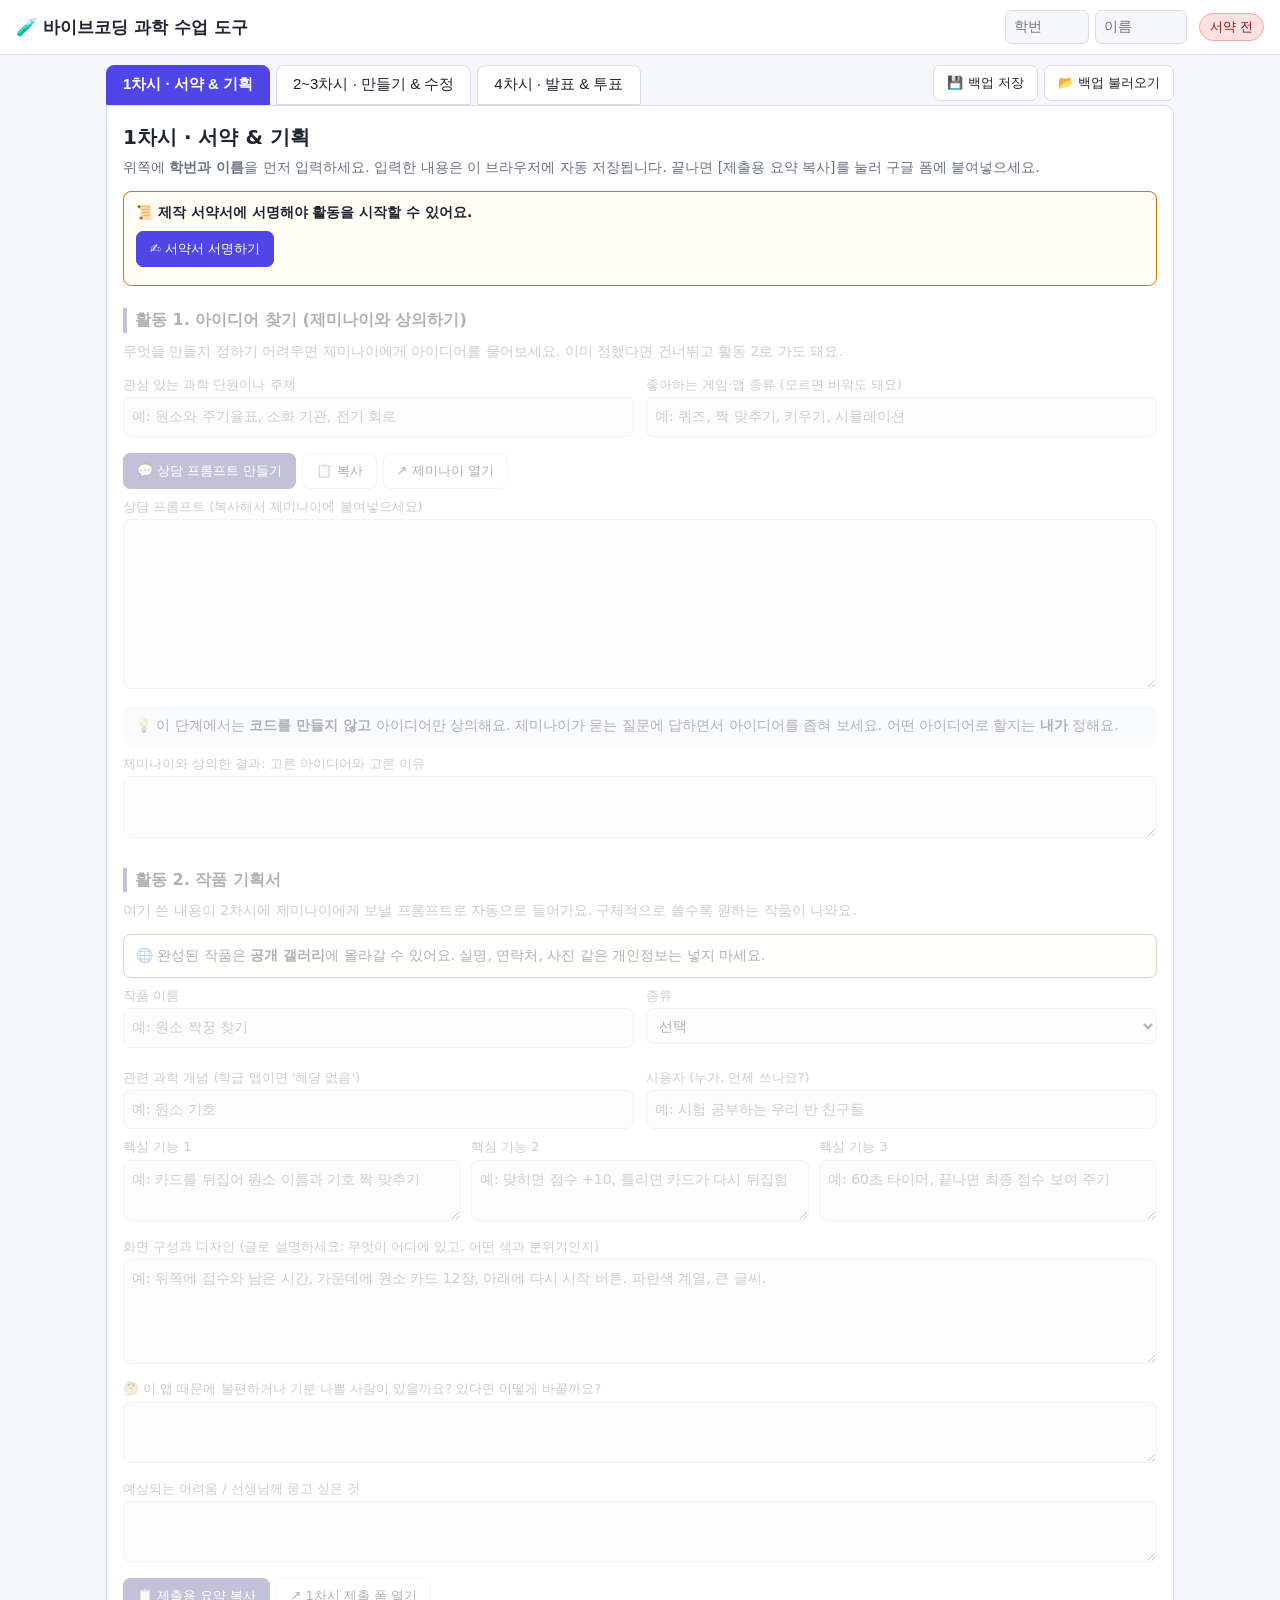
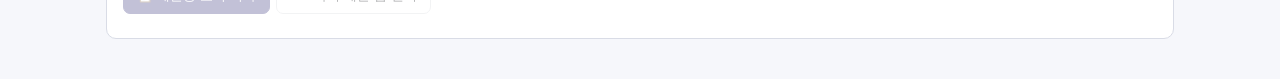
<file: site/index.html>
<!DOCTYPE html>
<html lang="ko">
<head>
<meta charset="UTF-8">
<meta name="viewport" content="width=device-width, initial-scale=1">
<meta name="robots" content="noindex">
<title>바이브코딩 과학 수업 도구</title>
<style>
:root{--bg:#f6f7fb;--card:#fff;--tx:#1f2430;--mut:#6b7280;--pri:#4f46e5;--pri2:#eef2ff;--bd:#d9dce6;--ok:#16a34a;--warn:#d97706;--bad:#dc2626}
@media (prefers-color-scheme:dark){:root{--bg:#14161c;--card:#1e222b;--tx:#e8eaf0;--mut:#9aa3b2;--pri:#818cf8;--pri2:#262a45;--bd:#343a48}}
*{box-sizing:border-box}
[hidden]{display:none!important}
body{margin:0;font-family:"Noto Sans KR","Malgun Gothic",system-ui,sans-serif;background:var(--bg);color:var(--tx);line-height:1.55;word-break:keep-all}
header{background:var(--card);border-bottom:1px solid var(--bd);padding:10px 16px;display:flex;flex-wrap:wrap;gap:8px;align-items:center;position:sticky;top:0;z-index:5}
header h1{font-size:17px;margin:0 auto 0 0}
.who{display:flex;align-items:center;gap:6px;flex-wrap:nowrap}
header input[type=text]{width:84px;padding:5px 8px}
#sname{width:92px}
.who #idinfo{white-space:nowrap}
.bk{margin-left:auto;display:flex;gap:6px;align-items:center;padding-bottom:4px;flex-wrap:wrap}
nav .bk .btn{font-size:13px}
@media(max-width:620px){.who{flex-wrap:wrap;width:100%}header h1{width:100%}}
#idinfo{font-size:13px;color:var(--mut)}#idinfo.err{color:var(--bad)}
.chip{font-size:13px;padding:3px 10px;border-radius:99px;border:1px solid var(--bd)}
.chip.ok{background:#dcfce7;color:#166534;border-color:#86efac}.chip.no{background:#fee2e2;color:#991b1b;border-color:#fca5a5}
nav{display:flex;gap:6px;padding:10px 16px 0;flex-wrap:wrap;max-width:1100px;margin:0 auto}
nav button{border:1px solid var(--bd);background:var(--card);color:var(--tx);padding:9px 16px;border-radius:8px 8px 0 0;font-size:15px;cursor:pointer}
nav button.on{background:var(--pri);color:#fff;border-color:var(--pri);font-weight:700}
main{padding:0 16px 40px;max-width:1100px;margin:0 auto}
section.tab{display:none;background:var(--card);border:1px solid var(--bd);border-radius:0 10px 10px 10px;padding:16px}
section.tab.on{display:block}
.galbox{border:1px solid var(--bd);border-radius:10px;overflow:hidden;margin:6px 0 16px;background:#fff}
.galbox iframe{display:block;width:100%;height:min(78vh,720px);min-height:480px;border:0}
h2{margin:0 0 4px;font-size:20px}h3{margin:22px 0 8px;font-size:16px;border-left:4px solid var(--pri);padding-left:8px}
.sub{color:var(--mut);font-size:14px;margin:0 0 12px}
.btn{border:1px solid var(--bd);background:var(--card);color:var(--tx);padding:7px 13px;border-radius:7px;cursor:pointer;font:inherit;font-size:13px;display:inline-block;text-decoration:none}
.btn:hover{background:var(--pri2)}.btn.p{background:var(--pri);color:#fff;border-color:var(--pri)}.btn.p:hover{opacity:.9}
.btn[disabled],.btn.off{opacity:.45;pointer-events:none}
input[type=text],textarea,select{width:100%;padding:8px;border:1px solid var(--bd);border-radius:7px;background:var(--bg);color:var(--tx);font:inherit;font-size:14px}
textarea{resize:vertical;min-height:60px}
.plan{border:1px solid var(--bd);border-radius:8px;margin:12px 0;overflow:hidden}
.plan h4{margin:0;padding:8px 12px;background:var(--pri2);font-size:14px;display:flex;justify-content:space-between;gap:8px;flex-wrap:wrap;align-items:center}
.plan dl{margin:0;padding:6px 12px 10px;display:grid;grid-template-columns:max-content 1fr;gap:4px 12px;font-size:14px}
.plan dt{color:var(--mut)}.plan dd{margin:0;white-space:pre-wrap;min-width:0}.plan dd.miss{color:var(--bad)}
.plan .go{font-size:13px;font-weight:400;color:var(--pri);background:none;border:0;cursor:pointer;text-decoration:underline;padding:0}
@media(max-width:560px){.plan dl{grid-template-columns:1fr}.plan dd{margin-bottom:6px}}
.g2{display:grid;grid-template-columns:1fr 1fr;gap:12px}.g3{display:grid;grid-template-columns:repeat(3,1fr);gap:10px}
@media(max-width:800px){.g2,.g3{grid-template-columns:1fr}}
.fld{margin-bottom:8px}.fld label{font-size:13px;color:var(--mut);display:block;margin-bottom:2px}
.bad,.good{padding:10px;border-radius:8px;font-size:14px}.bad{background:#fee2e233;border:1px solid var(--bad)}.good{background:#dcfce733;border:1px solid var(--ok)}
.row{display:flex;gap:6px;flex-wrap:wrap;margin:8px 0;align-items:center}
.notice{background:var(--pri2);border-radius:8px;padding:10px 12px;font-size:14px;margin:8px 0}
.notice.warn{background:#fef3c733;border:1px solid var(--warn)}
.lock{opacity:.35;pointer-events:none;filter:grayscale(.6)}
table{width:100%;border-collapse:collapse;font-size:13px}th,td{border:1px solid var(--bd);padding:4px;vertical-align:top}th{background:var(--pri2)}
td textarea{min-height:48px;border:none;background:transparent}
.tbl{overflow-x:auto}.tbl table{min-width:640px}
details{border:1px solid var(--bd);border-radius:8px;padding:8px 12px;margin:8px 0}summary{cursor:pointer;font-weight:600}
.bar{height:18px;border-radius:9px;background:var(--pri2);border:1px solid var(--bd);overflow:hidden;position:relative}
.bar i{display:block;height:100%;width:0;background:var(--ok);transition:width .15s}
.bar i.y{background:var(--warn)}.bar i.r{background:var(--bad)}
.bar b{position:absolute;left:50%;top:0;bottom:0;width:2px;background:#0004}
#barlbl{font-size:14px;margin:4px 0}
#gwarn{margin:6px 0;padding-left:20px;font-size:14px;overflow-wrap:anywhere}#gwarn li.w{color:var(--warn)}#gwarn li.e{color:var(--bad)}#gwarn li.g{color:var(--ok);list-style:none;margin-left:-20px}
#gcode{min-height:170px;font-family:Consolas,monospace;font-size:12px;white-space:pre}
.ov{position:fixed;inset:0;background:#000b;display:none;align-items:center;justify-content:center;z-index:30;padding:12px}
.ov.on{display:flex}
.pm{background:var(--card);width:min(860px,100%);max-height:96vh;overflow:auto;border-radius:16px;padding:clamp(16px,4vw,26px) clamp(14px,4vw,30px);border:4px solid var(--bad)}
.pm h2{font-size:clamp(22px,6vw,30px);text-align:center;margin-bottom:6px}
.pm .who{font-size:clamp(16px,4.4vw,20px);text-align:center;margin:4px 0 16px}
.pm .pl label{display:flex;gap:12px;align-items:flex-start;font-size:clamp(16px,4.6vw,20px);padding:10px 12px;border-radius:10px;cursor:pointer;line-height:1.4}
.pm .pl label:hover{background:var(--pri2)}
.pm .pl input{width:26px;height:26px;margin-top:2px;flex:none}
#sigc{width:100%;max-width:720px;height:auto;border:3px dashed var(--pri);border-radius:10px;background:#fff;touch-action:none;cursor:crosshair;display:block}
#perr{color:var(--bad);font-weight:700;min-height:24px;margin:8px 0}
#sumta{width:100%;height:50vh;font-size:13px}
#toast{position:fixed;bottom:16px;right:16px;background:#111c;color:#fff;padding:8px 16px;border-radius:8px;font-size:14px;opacity:0;transition:.3s;z-index:40;max-width:80vw;pointer-events:none}
#toast.on{opacity:1}
</style>
</head>
<body>
<header>
  <h1>🧪 바이브코딩 과학 수업 도구</h1>
  <div class="who">
    <input type="text" id="sid" data-k="sid" placeholder="학번" inputmode="numeric" maxlength="5" autocomplete="off" aria-label="학번 5자리 (예: 20315)" title="학번 5자리 (예: 20315)">
    <input type="text" id="sname" data-k="sname" placeholder="이름" autocomplete="off" aria-label="이름">
    <span id="idinfo"></span>
    <span id="pchip" class="chip no">서약 전</span>
  </div>
</header>
<nav id="nav">
  <button class="on" data-t="t1">1차시 · 서약 &amp; 기획</button>
  <button data-t="t2">2~3차시 · 만들기 &amp; 수정</button>
  <button data-t="t3">4차시 · 발표 &amp; 투표</button>
  <div class="bk">
    <button class="btn" onclick="saveAll()">💾 백업 저장</button>
    <label class="btn">📂 백업 불러오기<input type="file" accept=".json" hidden onchange="loadAll(this)"></label>
  </div>
</nav>
<main>

<!-- ===== 1차시 ===== -->
<section class="tab on" id="t1">
  <h2>1차시 · 서약 &amp; 기획</h2>
  <p class="sub">위쪽에 <b>학번과 이름</b>을 먼저 입력하세요. 입력한 내용은 이 브라우저에 자동 저장됩니다. 끝나면 [제출용 요약 복사]를 눌러 구글 폼에 붙여넣으세요.</p>

  <div class="notice warn" id="signbox">
    <b>📜 제작 서약서에 서명해야 활동을 시작할 수 있어요.</b>
    <div class="row"><button class="btn p" id="signbtn" onclick="openPledge()">✍ 서약서 서명하기</button><span id="signstate"></span></div>
  </div>

  <div id="t1body" class="lock">
  <h3>활동 1. 아이디어 찾기 (제미나이와 상의하기)</h3>
  <p class="sub">무엇을 만들지 정하기 어려우면 제미나이에게 아이디어를 물어보세요. 이미 정했다면 건너뛰고 활동 2로 가도 돼요.</p>
  <div class="g2">
    <div class="fld"><label>관심 있는 과학 단원이나 주제</label><input type="text" id="i1" data-k="i_topic" placeholder="예: 원소와 주기율표, 소화 기관, 전기 회로"></div>
    <div class="fld"><label>좋아하는 게임·앱 종류 (모르면 비워도 돼요)</label><input type="text" id="i2" data-k="i_like" placeholder="예: 퀴즈, 짝 맞추기, 키우기, 시뮬레이션"></div>
  </div>
  <div class="row">
    <button class="btn p" onclick="composeIdea()">💬 상담 프롬프트 만들기</button>
    <button class="btn" onclick="copyText('ideap')">📋 복사</button>
    <a class="btn" href="https://gemini.google.com" target="_blank" rel="noopener">↗ 제미나이 열기</a>
  </div>
  <div class="fld"><label>상담 프롬프트 (복사해서 제미나이에 붙여넣으세요)</label><textarea id="ideap" data-k="idea_prompt" rows="7"></textarea></div>
  <div class="notice">💡 이 단계에서는 <b>코드를 만들지 않고</b> 아이디어만 상의해요. 제미나이가 묻는 질문에 답하면서 아이디어를 좁혀 보세요. 어떤 아이디어로 할지는 <b>내가</b> 정해요.</div>
  <div class="fld"><label>제미나이와 상의한 결과: 고른 아이디어와 고른 이유</label><textarea data-k="idea_pick" data-l="아이디어 상담 결과 (고른 아이디어와 이유)"></textarea></div>

  <h3>활동 2. 작품 기획서</h3>
  <p class="sub">여기 쓴 내용이 2차시에 제미나이에게 보낼 프롬프트로 자동으로 들어가요. 구체적으로 쓸수록 원하는 작품이 나와요.</p>
  <div class="notice warn">🌐 완성된 작품은 <b>공개 갤러리</b>에 올라갈 수 있어요. 실명, 연락처, 사진 같은 개인정보는 넣지 마세요.</div>
  <div class="g2">
    <div class="fld"><label>작품 이름</label><input type="text" data-k="title" data-l="작품 이름" placeholder="예: 원소 짝꿍 찾기"></div>
    <div class="fld"><label>종류</label><select data-k="kind" data-l="종류"><option value="">선택</option><option>과학 개념 게임</option><option>학급 도우미 앱</option><option>시뮬레이터</option><option>기타</option></select></div>
    <div class="fld"><label>관련 과학 개념 (학급 앱이면 '해당 없음')</label><input type="text" data-k="concept" data-l="관련 과학 개념" placeholder="예: 원소 기호"></div>
    <div class="fld"><label>사용자 (누가, 언제 쓰나요?)</label><input type="text" data-k="user" data-l="사용자" placeholder="예: 시험 공부하는 우리 반 친구들"></div>
  </div>
  <div class="g3">
    <div class="fld"><label>핵심 기능 1</label><textarea data-k="feat1" placeholder="예: 카드를 뒤집어 원소 이름과 기호 짝 맞추기" data-l="핵심 기능 1"></textarea></div>
    <div class="fld"><label>핵심 기능 2</label><textarea data-k="feat2" placeholder="예: 맞히면 점수 +10, 틀리면 카드가 다시 뒤집힘" data-l="핵심 기능 2"></textarea></div>
    <div class="fld"><label>핵심 기능 3</label><textarea data-k="feat3" placeholder="예: 60초 타이머, 끝나면 최종 점수 보여 주기" data-l="핵심 기능 3"></textarea></div>
  </div>
  <div class="fld"><label>화면 구성과 디자인 (글로 설명하세요: 무엇이 어디에 있고, 어떤 색과 분위기인지)</label><textarea data-k="sketch" data-l="화면 구성과 디자인" rows="4" placeholder="예: 위쪽에 점수와 남은 시간, 가운데에 원소 카드 12장, 아래에 다시 시작 버튼. 파란색 계열, 큰 글씨."></textarea></div>
  <div class="fld"><label>🤔 이 앱 때문에 불편하거나 기분 나쁠 사람이 있을까요? 있다면 어떻게 바꿀까요?</label><textarea data-k="harm" data-l="불편할 사람 점검"></textarea></div>
  <div class="fld"><label>예상되는 어려움 / 선생님께 묻고 싶은 것</label><textarea data-k="worry" data-l="어려움"></textarea></div>
  <div class="row">
    <button class="btn p" onclick="copySum('t1','1차시 기획')">📋 제출용 요약 복사</button>
    <a class="btn" data-link="FORM1_URL" target="_blank" rel="noopener">↗ 1차시 제출 폼 열기</a>
  </div>
  </div>
</section>

<!-- ===== 2~3차시 ===== -->
<section class="tab" id="t2">
  <h2>2~3차시 · 만들기 &amp; 수정</h2>
  <div class="notice warn signbanner">먼저 <b>1차시에서 서약서에 서명</b>해야 제출용 요약과 게임 내보내기를 쓸 수 있어요.</div>
  <p class="sub">제미나이(Canvas)에서 작품을 만들고, 고치고, 이곳에는 기록을 남겨요.</p>

  <details open><summary>🛡 기본 안전 문구 — 제미나이 새 대화를 시작할 때 맨 앞에 붙여넣으세요</summary>
    <textarea id="safe" readonly rows="4"></textarea>
    <div class="row"><button class="btn" onclick="copyText('safe')">📋 안전 문구 복사</button><a class="btn" href="https://gemini.google.com" target="_blank" rel="noopener">↗ 제미나이 열기</a></div>
  </details>
  <details><summary>🛠 오류 해결 체크리스트</summary>
    <ul>
      <li><b>화면이 안 나와요:</b> 코드를 처음(&lt;!DOCTYPE)부터 끝(&lt;/html&gt;)까지 전부 복사했는지 확인</li>
      <li><b>버튼이 안 눌려요:</b> 제미나이에게 "○○ 버튼을 눌러도 반응이 없어. 고쳐줘"라고 말하기</li>
      <li><b>점수가 이상해요:</b> "정답을 맞히면 1점씩 올라가야 하는데 ○○처럼 돼. 원인을 설명하고 고쳐줘"</li>
      <li><b>고치다 망가졌어요:</b> 제미나이 Canvas의 이전 버전으로 되돌리기</li>
      <li><b>한 번에 하나씩!</b> 기능을 여러 개 동시에 요청하지 말고 하나 추가 → 확인 → 다음</li>
    </ul>
  </details>

  <h3>프롬프트 완성하기 (2차시 시작)</h3>
  <p class="sub">좋은 프롬프트 = <b>역할 + 목적 + 대상 + 기능 + 디자인</b>. 목적·대상·기능·디자인은 1차시 기획서에서 자동으로 가져와요. 역할과 추가 요구사항만 채우면 돼요.</p>
  <div class="g2">
    <div class="bad"><b>❌ 나쁜 예</b><br>"과학 게임 만들어줘"<br><small>→ 무슨 과학? 누가? 어떻게? 알 수 없어요.</small></div>
    <div class="good"><b>✅ 좋은 예</b><br>"너는 웹 개발자야. 중학생이 원소 기호를 외우도록 돕는 카드 짝 맞추기 게임을 HTML 한 파일로 만들어줘. 점수와 타이머가 있고, 밝고 귀여운 디자인으로."</div>
  </div>
  <div class="plan" id="planview" aria-live="polite"></div>
  <div class="g2">
    <div class="fld"><label>① 역할 (너는 ~야)</label><input type="text" id="f1" data-k="f_role" data-l="역할" placeholder="예: 웹 개발자, 과학 선생님 겸 게임 개발자"></div>
    <div class="fld"><label>⑥ 추가 요구사항 (기획서에 없는 것, 없으면 비워도 돼요)</label><textarea id="f6" data-k="f_extra" data-l="추가 요구사항" rows="2" placeholder="예: 쉬움/어려움 난이도 선택, 정답이면 초록색으로 반짝"></textarea></div>
  </div>
  <div class="row">
    <button class="btn p" onclick="compose()">✨ 프롬프트로 합치기</button>
    <button class="btn" onclick="copyP1()">📋 복사</button>
    <a class="btn" href="https://gemini.google.com" target="_blank" rel="noopener">↗ 제미나이 열기</a>
  </div>
  <div class="fld"><label>완성된 프롬프트 (고쳐도 되지만 맨 끝 [개발 지침]과 [안전 규칙]은 지우지 마세요)</label><textarea id="prompt1" data-k="prompt1" data-l="완성된 프롬프트" rows="9"></textarea></div>
  <div class="fld"><label>제미나이 결과를 보고: 마음에 든 점 / 고치고 싶은 점</label><textarea data-k="prompt_reflect" data-l="결과 평가"></textarea></div>

  <h3>제작 일지 (2차시)</h3>
  <p class="sub">내가 입력한 프롬프트와 결과, 다음에 고칠 점을 기록하세요.</p>
  <div class="tbl" id="tb_log"></div>
  <div class="row"><button class="btn" onclick="addRow('log')">＋ 줄 추가</button></div>

  <h3>피드백 카드 (3차시) · 친구 작품을 체험한 뒤 작성</h3>
  <div class="tbl" id="tb_fb"></div>
  <div class="row"><button class="btn" onclick="addRow('fb')">＋ 카드 추가</button></div>

  <h3>우리 작품 점검</h3>
  <div class="fld"><label>🔬 과학 개념 설명이 정확한가요? (틀린 부분 → 고친 방법)</label><textarea data-k="sci_check" data-l="과학 개념 점검"></textarea></div>
  <div class="fld"><label>받은 피드백 중 반영한 것</label><textarea data-k="applied" data-l="반영한 피드백"></textarea></div>

  <h3>🎮 게임 내보내기 (제출 파일 만들기)</h3>
  <p class="sub">Canvas에서 <b>전체 코드</b>를 복사해 아래에 붙여넣으세요. 크기와 문제 가능성을 점검한 뒤 제출용 .html 파일을 만들어요.</p>
  <div class="g2">
    <div class="fld"><label>갤러리에 보일 게임 이름 (20자 이내)</label><input type="text" id="gtitle" data-k="g_title" data-l="갤러리 게임 이름" maxlength="20" placeholder="예: 원소 짝꿍 찾기"></div>
    <div class="fld"><label>게임 설명 한 줄 (40자 이내)</label><input type="text" id="gdesc" data-k="g_desc" data-l="갤러리 게임 설명" maxlength="40" placeholder="예: 카드를 뒤집어 원소 이름과 기호를 짝지어요"></div>
  </div>
  <p class="sub">갤러리에는 게임의 <b>첫 화면</b>이 그림으로 나오고, 그 아래에 이름과 설명이 작게 나와요. 이름·설명에 내 이름이나 학번은 쓰지 마세요.</p>
  <textarea id="gcode" spellcheck="false" placeholder="여기에 코드를 붙여넣으세요 (<!DOCTYPE html> ... </html>)"></textarea>
  <div class="bar" style="margin-top:8px"><i id="barfill"></i><b></b></div>
  <div id="barlbl"></div>
  <ul id="gwarn"></ul>
  <div class="row">
    <button class="btn p" id="gdl" onclick="dlGame()" disabled>⬇ 제출용 .html 내려받기</button>
    <button class="btn" onclick="$('gcode').value='';gcheck()">비우기</button>
  </div>
  <p class="sub">내려받은 파일은 <b>3차시 제출 폼</b>의 파일 칸에 올리세요. 코드는 이 앱에 저장되지 않아요.</p>

  <div class="row" style="margin-top:18px">
    <button class="btn p" onclick="copySum('t2','2~3차시 제작')">📋 제출용 요약 복사</button>
    <a class="btn" data-link="FORM2_URL" target="_blank" rel="noopener">↗ 2차시 제출 폼 열기</a>
    <a class="btn" data-link="FORM3_URL" target="_blank" rel="noopener">↗ 3차시 제출 폼 열기 (게임 파일은 여기)</a>
  </div>
</section>

<!-- ===== 4차시 ===== -->
<section class="tab" id="t3">
  <h2>4차시 · 발표 &amp; 투표</h2>
  <div class="notice warn signbanner">먼저 <b>1차시에서 서약서에 서명</b>해야 제출용 요약을 쓸 수 있어요.</div>
  <p class="sub">우리 반 친구들의 작품을 플레이해 보고, 투표하고, 소감을 남겨요.</p>
  <div class="row">
    <a class="btn p" data-link="FORM4_URL" target="_blank" rel="noopener">🗳 투표하러 가기 (4차시 폼)</a>
    <a class="btn" id="galbig" target="_blank" rel="noopener" hidden>↗ 우리 반 갤러리를 큰 화면으로 열기</a>
  </div>
  <p class="sub">투표는 <b>우리 반<span id="votecls"></span></b> 작품에서만 해요. 아래 갤러리에서 작품을 플레이하고, 번호를 기억해 4차시 폼의 투표 칸에 입력하세요.</p>
  <div class="galbox" id="galbox" hidden><iframe id="galframe" title="우리 반 갤러리" loading="lazy"></iframe></div>

  <h3>소감 &amp; 성찰</h3>
  <div class="fld"><label>가장 인상 깊은 작품과 이유</label><input type="text" data-k="r_best" data-l="인상 깊은 작품"></div>
  <div class="fld"><label>내가 만들며 배운 과학 개념</label><textarea data-k="r_sci" data-l="배운 과학 개념"></textarea></div>
  <div class="fld"><label>AI에게 좋은 질문(프롬프트)을 하려면 어떻게 해야 할까?</label><textarea data-k="r_ai" data-l="AI 활용법"></textarea></div>
  <div class="fld"><label>AI가 틀렸거나 아쉬웠던 점, 앞으로 만들고 싶은 것</label><textarea data-k="r_more" data-l="아쉬운 점/다음 계획"></textarea></div>
  <div class="row">
    <button class="btn p" onclick="copySum('t3','4차시 성찰')">📋 제출용 요약 복사</button>
    <a class="btn" data-link="FORM4_URL" target="_blank" rel="noopener">↗ 4차시 폼 열기 (투표 + 소감 제출)</a>
  </div>
</section>
</main>

<!-- 서명 팝업 -->
<div id="pov" class="ov"><div class="pm" role="dialog" aria-modal="true" aria-labelledby="pt">
  <h2 id="pt">📜 우리 반 제작 서약서</h2>
  <p class="who"><b id="pwho"></b> 은(는) 바이브코딩 수업에서 다음을 약속합니다.</p>
  <div id="pl" class="pl"></div>
  <div class="fld" style="margin-top:12px"><label style="font-size:15px">① 위 항목에 모두 체크했다면, ② 본인 이름을 직접 입력하세요</label><input type="text" id="pname" autocomplete="off" style="font-size:20px;max-width:320px"></div>
  <label style="font-size:15px;color:var(--mut)">③ 아래 칸에 손가락이나 마우스로 서명하세요</label>
  <canvas id="sigc" width="720" height="200"></canvas>
  <div id="perr" role="alert"></div>
  <div class="row"><button class="btn" id="sigclear">지우고 다시</button><span style="flex:1"></span><button class="btn" id="pcancel">취소</button><button class="btn p" id="pok" style="font-size:18px;padding:10px 24px">✍ 약속합니다</button></div>
</div></div>

<!-- 요약 보기(복사가 안 될 때) -->
<div id="sumov" class="ov"><div class="pm" style="border-color:var(--pri)">
  <h2 style="font-size:20px">📋 아래 내용을 모두 선택해 복사하세요</h2>
  <textarea id="sumta" readonly></textarea>
  <div class="row"><span style="flex:1"></span><button class="btn p" onclick="$('sumov').classList.remove('on')">닫기</button></div>
</div></div>
<div id="toast"></div>

<script>
/* ===== 교사 설정 (필요하면 여기만 고치세요) ===== */
const CONFIG={
  GALLERY_URL:'gallery/', // 갤러리 주소 (보통 바꿀 필요 없음)
  FORM1_URL:'https://forms.gle/R2GAM63r7s1a7BkF8',  // 1차시 제출 폼
  FORM2_URL:'https://forms.gle/99kn5JcNCUVdMpYJA',  // 2차시 제출 폼
  FORM3_URL:'https://forms.gle/iBcs9eRWFVcs1QPH8',  // 3차시 제출 폼 (게임 파일 업로드)
  FORM4_URL:'https://forms.gle/zWHepC66HQ9us9b37',  // 4차시 폼 (투표 + 성찰 제출)
  SIZE_WARN:500*1024,     // 경고 크기 (바이트)
  SIZE_MAX:1024*1024      // 상한 크기 (바이트)
};
const DEV='[Gemini Canvas용 개발 지침]\n- HTML, CSS, 순수 JavaScript(Vanilla JavaScript)만 사용해서 인터랙티브 웹게임(또는 앱)을 만들어줘.\n- React, TypeScript, 외부 라이브러리, 서버는 사용하지 마.\n- 모든 코드를 HTML 한 파일에 넣어줘. 인터넷 연결 없이 이 파일 하나만으로 실행돼야 해.\n- 외부 이미지, 외부 폰트, 외부 링크는 쓰지 말고, 그림은 CSS나 이모지로 표현해줘.\n- 저장 기능(localStorage 등)은 쓰지 마.\n- 첫 화면에 게임 제목과 시작 버튼이 보이게 해줘. 시작 전에 팝업창(alert)은 띄우지 마.\n- 가로 800px 정도 화면에서 잘 보이게 해줘.\n- 버튼, 움직임, 점수, 타이머 등 모든 기능이 실제로 작동해야 해. 소리는 버튼을 누른 뒤에만 나게 해줘.\n- 코드는 처음부터 끝까지 전부 보여줘.';
const SAFE='[안전 규칙] 이 앱은 학교 수업에서 학생들이 함께 사용할 거야. 특정 사람이나 집단을 놀리거나 비하하는 내용, 욕설, 폭력적이거나 선정적인 내용, 실명·연락처·사진 같은 개인정보는 절대 넣지 마. 외부 사이트 주소, 외부 파일, 광고는 쓰지 말고 HTML 한 파일 안에 모두 넣어줘. 과학 내용은 정확하게 쓰고, 확실하지 않으면 확실하지 않다고 표시해줘. <title>에 작품 제목을 넣어줘. 이 규칙에 어긋나는 요청이 오면 만들지 말고 이유를 알려줘.';
const PL=['특정 사람(실명, 별명, 외모, 특징)을 놀리거나 소재로 쓰지 않겠습니다.','성별, 외모, 국적, 장애 등을 비하하거나 차별하는 내용을 만들지 않겠습니다.','폭력적이거나 선정적인 내용, 욕설을 넣지 않겠습니다.','실명, 연락처, 사진 같은 개인정보를 넣지 않겠습니다.','내 작품이 우리 반 모두가 봐도 괜찮은지 확인하고 공유하겠습니다.','약속을 어기면 어떤 처벌도 받겠습니다.'];
const K='vibe_class_v2';
const $=id=>document.getElementById(id);
let S={f:{},rows:{log:[{},{},{}],fb:[{},{}]}};
try{const s=JSON.parse(localStorage.getItem(K)||'null');if(s&&typeof s==='object')S=Object.assign(S,s)}catch(e){}
S.f=S.f||{};S.rows=S.rows||{};S.rows.log=S.rows.log||[{}];S.rows.fb=S.rows.fb||[{}];

let tt,warned=false;
function toast(m,ms){const t=$('toast');t.textContent=m;t.classList.add('on');clearTimeout(tt);tt=setTimeout(()=>t.classList.remove('on'),ms||1800)}
function save(){try{localStorage.setItem(K,JSON.stringify(S))}catch(e){if(!warned){warned=true;toast('이 브라우저에서는 자동 저장이 안 돼요. [백업 저장]을 자주 눌러 주세요.',4000)}}}
function dl(name,text,type){const a=document.createElement('a');a.href=URL.createObjectURL(new Blob([text],{type:type||'text/plain'}));a.download=name;document.body.appendChild(a);a.click();a.remove();setTimeout(()=>URL.revokeObjectURL(a.href),1500)}
function showSum(t){$('sumta').value=t;$('sumov').classList.add('on');$('sumta').select()}
function copyRaw(t,okmsg){
  const fb=()=>{showSum(t)};
  if(navigator.clipboard&&window.isSecureContext)navigator.clipboard.writeText(t).then(()=>toast(okmsg||'복사됨'),fb);else fb()}
function copyText(id){copyRaw($(id).value,'복사됨')}

/* 학번 */
function parseId(v){const m=(v||'').match(/^([1-3])(0[1-9]|1[0-6])(0[1-9]|[1-3]\d|40)$/);return m?{g:+m[1],c:+m[2],n:+m[3]}:null}
function signed(){return !!(S.f.pledge_done&&S.f.signed_id===S.f.sid&&S.f.signed_name===S.f.sname&&parseId(S.f.sid)&&(S.f.sname||'').trim())}
function refresh(){
  const id=parseId(S.f.sid),info=$('idinfo');
  if(!S.f.sid)info.textContent='';else if(id){info.textContent=id.g+'학년 '+id.c+'반 '+id.n+'번';info.className=''}else{info.textContent='학번은 숫자 5자리 (예: 20315)';info.className='err'}
  const ok=signed();
  if($('t3').classList.contains('on'))loadGallery();
  $('t1body').classList.toggle('lock',!ok);
  document.querySelectorAll('.signbanner').forEach(e=>e.style.display=ok?'none':'');
  $('pchip').className='chip '+(ok?'ok':'no');$('pchip').textContent=ok?'서약 완료':'서약 전';
  $('signbox').style.display=ok?'none':'';
  $('signstate').textContent='';
  gcheck();
}
function bind(){
  document.querySelectorAll('[data-k]').forEach(el=>{
    const k=el.dataset.k;if(S.f[k]!=null)el.value=S.f[k];
    const h=()=>{S.f[k]=el.value;save();if(k==='sid'||k==='sname')refresh()};
    el.addEventListener('input',h);el.addEventListener('change',h);
  });
}
document.querySelectorAll('#nav button[data-t]').forEach(b=>b.onclick=()=>{
  document.querySelectorAll('#nav button[data-t],section.tab').forEach(x=>x.classList.remove('on'));
  b.classList.add('on');$(b.dataset.t).classList.add('on');window.scrollTo(0,0);if(b.dataset.t==='t3')loadGallery();if(b.dataset.t==='t2')renderPlan()});
// 4차시 갤러리: 학번이 맞으면 우리 반 목록을 바로 보여 준다
// 4차시 갤러리: 학번으로 알아낸 우리 반 작품만 보여 준다 (다른 반은 보이지 않는다)
function loadGallery(){
  const id=parseId(S.f.sid),f=$('galframe');
  $('galbox').hidden=!id;$('galbig').hidden=!id;
  if(!id){f.removeAttribute('src');delete f.dataset.u;$('votecls').textContent='';return}
  const u=(CONFIG.GALLERY_URL||'gallery/')+'class.html?c='+id.c;
  $('votecls').textContent=' ('+id.c+'반)';
  if(f.dataset.u!==u){f.dataset.u=u;f.src=u+'&embed=1'}
  $('galbig').href=u}
function setLinks(){document.querySelectorAll('[data-link]').forEach(a=>{const u=CONFIG[a.dataset.link];if(u)a.href=u;else{a.classList.add('off');a.title='선생님이 주소를 설정하면 열려요'}})}

/* 표 */
const DEF={log:['내가 입력한 프롬프트','결과 (잘 된 점 / 문제)','다음 수정 요청'],fb:['체험한 작품 (번호)','칭찬 1','개선 제안 1','불편했던 부분 (없으면 없음)','과학 개념 정확성 (정확/일부 오류/모름)']};
function renderRows(){
  for(const t of ['log','fb']){
    const box=$('tb_'+t);box.innerHTML='';
    const tb=document.createElement('table');
    tb.innerHTML='<tr><th style="width:30px">#</th>'+DEF[t].map(h=>'<th>'+h+'</th>').join('')+'<th style="width:36px"></th></tr>';
    S.rows[t].forEach((r,i)=>{
      const tr=document.createElement('tr');tr.innerHTML='<td>'+(i+1)+'</td>';
      DEF[t].forEach((h,j)=>{const td=document.createElement('td'),ta=document.createElement('textarea');ta.value=r[j]||'';ta.oninput=()=>{r[j]=ta.value;save()};td.appendChild(ta);tr.appendChild(td)});
      const td=document.createElement('td'),b=document.createElement('button');b.className='btn';b.textContent='✕';b.onclick=()=>{S.rows[t].splice(i,1);save();renderRows()};td.appendChild(b);tr.appendChild(td);tb.appendChild(tr);
    });
    box.appendChild(tb);
  }
}
function addRow(t){S.rows[t].push({});save();renderRows()}

/* 프롬프트 */
// 1차시 기획서 → 2차시 프롬프트 재료
function plan(){const g=k=>(S.f[k]||'').trim();
  const feats=['feat1','feat2','feat3'].map(g).filter(Boolean);
  const kind=g('kind'),concept=g('concept');
  const goal=g('title')?"'"+g('title')+"'"+(kind?'('+kind+')':''):kind;
  return {goal,concept:concept&&concept!=='해당 없음'?concept:'',user:g('user'),feats,screen:g('sketch')}}
function renderPlan(){const P=plan(),box=$('planview');box.textContent='';
  const h=document.createElement('h4');h.textContent='1차시 기획서에서 가져온 내용';
  const go=document.createElement('button');go.className='go';go.type='button';go.textContent='기획서 고치러 1차시로 가기';
  go.onclick=()=>document.querySelector('#nav button[data-t=t1]').click();h.appendChild(go);box.appendChild(h);
  const dl=document.createElement('dl');
  [['② 목적',P.goal+(P.concept?' · 과학 개념: '+P.concept:'')],['③ 대상',P.user],['④ 기능',P.feats.map((f,i)=>(i+1)+') '+f).join('\n')],['⑤ 화면·디자인',P.screen]].forEach(([k,v])=>{
    const dt=document.createElement('dt');dt.textContent=k;const dd=document.createElement('dd');
    if(v){dd.textContent=v}else{dd.textContent='비어 있어요. 1차시 기획서를 채우세요.';dd.className='miss'}
    dl.appendChild(dt);dl.appendChild(dd)});
  box.appendChild(dl)}
function compose(){
  const P=plan(),role=$('f1').value.trim(),extra=$('f6').value.trim();
  if(!P.goal&&!P.feats.length){toast('1차시 기획서(작품 이름, 핵심 기능)를 먼저 채우세요');return}
  let p=(role?'너는 '+role+'야. ':'')+(P.user?P.user+'을(를) 위한 ':'')+(P.goal||'작품')+'을(를) 만들어줘.';
  if(P.concept)p+='\n- 다루는 과학 개념: '+P.concept+' (과학적으로 정확하게)';
  if(P.feats.length)p+='\n- 핵심 기능:\n'+P.feats.map((f,i)=>'  '+(i+1)+') '+f).join('\n');
  if(P.screen)p+='\n- 화면 구성과 디자인: '+P.screen;
  if(extra)p+='\n- 추가 요구사항: '+extra;
  p+='\n\n'+DEV+'\n\n'+SAFE;
  $('prompt1').value=p;S.f.prompt1=p;save();toast('프롬프트를 만들었어요. 읽어 보고 고쳐도 돼요')}
// 1차시 아이디어 상담 프롬프트 (코드 없이 아이디어만)
function composeIdea(){
  const t=$('i1').value.trim(),l=$('i2').value.trim();
  const p='나는 중학생이고, 과학 시간에 제미나이 Canvas로 '+(t?"'"+t+"'"+'과(와) 관련된 ':'과학 개념과 관련된 ')+'게임이나 우리 반에 필요한 앱을 만들려고 해.'+(l?' 나는 '+l+' 같은 종류를 좋아해.':'')+
  '\n아직 코드는 만들지 말고, 아이디어만 함께 정하고 싶어.\n1. 아이디어 3가지를 제안해줘. 각각 제목, 배우는 과학 개념, 핵심 기능 3개, 화면 구성을 짧게 써줘.\n2. 학생이 2시간 안에 만들 수 있을 만큼 간단해야 해.\n3. 내가 하나를 고르면, 더 구체적으로 만들 수 있게 나에게 질문을 2~3개 해줘.\n\n'+SAFE;
  $('ideap').value=p;S.f.idea_prompt=p;save()}
function copyP1(){const e=$('prompt1');let v=e.value;if(v.trim()&&!v.includes('[Gemini Canvas용 개발 지침]'))v=v.trim()+'\n\n'+DEV;if(!v.includes('[안전 규칙]'))v=v.trim()+'\n\n'+SAFE;if(v!==e.value){e.value=v.trim();S.f.prompt1=e.value;save()}copyText('prompt1')}

/* 제출용 요약 */
function buildSum(sec,name){
  const id=parseId(S.f.sid);
  let out='['+name+'] '+S.f.sid+' '+S.f.sname+(id?' ('+id.g+'학년 '+id.c+'반 '+id.n+'번)':'')+'\n서약서: '+S.f.pledge_done+' 서명 완료\n\n';
  document.querySelectorAll('#'+sec+' [data-l]').forEach(el=>{out+='■ '+el.dataset.l+'\n'+((el.value||'').trim()||'(미작성)')+'\n\n'});
  if(sec==='t2'){for(const t of ['log','fb']){out+='■ '+(t==='log'?'제작 일지':'피드백 카드')+'\n';S.rows[t].forEach((r,i)=>{out+=(i+1)+') '+DEF[t].map((h,j)=>h+': '+((r[j]||'').trim()||'-')).join(' / ')+'\n'});out+='\n'}}
  return out.trim()+'\n'}
function ready(){
  if(!parseId(S.f.sid)){toast('위쪽에 학번 5자리를 정확히 입력하세요');return false}
  if(!(S.f.sname||'').trim()){toast('위쪽에 이름을 입력하세요');return false}
  if(!signed()){toast('1차시에서 서약서에 서명하세요');return false}
  return true}
function copySum(sec,name){if(!ready())return;copyRaw(buildSum(sec,name),'복사됨! 구글 폼에 붙여넣으세요')}

/* 서명 팝업 */
let ink=false;
function openPledge(){
  if(!parseId(S.f.sid)){toast('위쪽에 학번 5자리를 정확히 입력하세요');$('sid').focus();return}
  if(!(S.f.sname||'').trim()){toast('위쪽에 이름을 입력하세요');$('sname').focus();return}
  $('pwho').textContent=S.f.sid+' '+S.f.sname;
  const box=$('pl');box.innerHTML='';
  PL.forEach((t,i)=>{const l=document.createElement('label'),c=document.createElement('input');c.type='checkbox';l.appendChild(c);l.appendChild(document.createTextNode(i+1+'. '+t));box.appendChild(l)});
  $('pname').value='';$('perr').textContent='';clearSig();
  $('pov').classList.add('on');document.body.style.overflow='hidden';
}
function closePledge(){$('pov').classList.remove('on');document.body.style.overflow=''}
const cv=$('sigc'),cx=cv.getContext('2d');
function clearSig(){cx.clearRect(0,0,cv.width,cv.height);cx.lineWidth=3.5;cx.lineCap='round';cx.lineJoin='round';cx.strokeStyle='#111';ink=false}
(function(){
  let d=false;const pos=e=>{const r=cv.getBoundingClientRect();return[(e.clientX-r.left)*cv.width/r.width,(e.clientY-r.top)*cv.height/r.height]};
  cv.addEventListener('pointerdown',e=>{d=true;ink=true;const p=pos(e);cx.beginPath();cx.moveTo(p[0],p[1]);cx.lineTo(p[0]+.1,p[1]+.1);cx.stroke();try{cv.setPointerCapture(e.pointerId)}catch(x){}e.preventDefault()});
  cv.addEventListener('pointermove',e=>{if(!d)return;const p=pos(e);cx.lineTo(p[0],p[1]);cx.stroke();e.preventDefault()});
  const up=()=>{d=false};cv.addEventListener('pointerup',up);cv.addEventListener('pointercancel',up);
})();
$('sigclear').onclick=clearSig;
$('pcancel').onclick=closePledge;
$('pok').onclick=()=>{
  const err=m=>{$('perr').textContent=m};
  const cs=[...document.querySelectorAll('#pl input')];
  if(!cs.every(c=>c.checked))return err('① 모든 약속에 체크해 주세요.');
  if($('pname').value.trim()!==(S.f.sname||'').trim())return err('② 입력한 이름이 위쪽 이름('+S.f.sname+')과 달라요. 똑같이 입력하세요.');
  if(!ink)return err('③ 서명칸에 서명해 주세요.');
  S.f.pledge_done=new Date().toLocaleDateString('ko-KR');S.f.signed_id=S.f.sid;S.f.signed_name=S.f.sname;save();
  closePledge();refresh();toast('서약 완료! 이제 활동을 시작하세요.',2500);
};

/* 게임 내보내기 */
const enc=new TextEncoder();
function fmt(b){return b<1024?b+' B':b<1048576?(b/1024).toFixed(b<10240?1:0)+' KB':(b/1048576).toFixed(2)+' MB'}
let gstate={bytes:0,block:true};
function gcheck(){
  const code=$('gcode').value,bytes=enc.encode(code).length,max=CONFIG.SIZE_MAX,warn=CONFIG.SIZE_WARN;
  const fill=$('barfill'),lbl=$('barlbl'),ul=$('gwarn');
  fill.style.width=Math.min(100,bytes/max*100)+'%';
  const lvl=bytes>max?'r':bytes>=warn?'y':'';fill.className=lvl;
  lbl.innerHTML='<b>'+fmt(bytes)+'</b> / 상한 '+fmt(max)+(bytes>max?' — <span style="color:var(--bad)">너무 커요! 줄여야 내보낼 수 있어요</span>':bytes>=warn?' — <span style="color:var(--warn)">조금 커요 (이미지·소리를 줄여 보세요)</span>':'');
  ul.innerHTML='';const items=[];
  if(code.trim()){
    if(!/<html[\s>]/i.test(code)||!/<\/html>/i.test(code))items.push(['e','코드 전체가 아닌 것 같아요. <!DOCTYPE html>부터 </html>까지 전부 붙여넣었나요?']);
    if(!/<title>[^<]*\S[^<]*<\/title>/i.test(code))items.push(['w','<title>(작품 제목)이 없어요. 제미나이에게 "제목을 넣어줘"라고 하면 더 완성도 있는 작품이 돼요.']);
    const urls=[...new Set((code.match(/https?:\/\/(?!www\.w3\.org\/)[^\s"'<>)]+/gi)||[]))];
    const rel=code.match(/(?:src|href)\s*=\s*["']\/\/[^"']+/gi)||[];
    if(urls.length||rel.length)items.push(['e','외부 주소가 들어 있어요: '+urls.concat(rel).slice(0,3).join(' , ')+(urls.length+rel.length>3?' 외':'')+' — 외부 주소가 있으면 갤러리에 올라가지 못할 수 있어요.']);
    if(/<script[^>]*\ssrc\s*=/i.test(code)||/<link[^>]*\shref\s*=/i.test(code)||/@import/i.test(code))items.push(['e','외부 파일(script, link, @import)을 불러오고 있어요. 모든 내용을 HTML 한 파일 안에 넣어 달라고 하세요.']);
    if(/\b(localStorage|sessionStorage|indexedDB)\b/.test(code))items.push(['w','저장 기능(localStorage 등)이 있어요. 갤러리에서는 저장이 동작하지 않을 수 있어서, 점수 기록 같은 기능은 빼도 게임이 잘 돌아가는지 확인하세요.']);
    const api=[...new Set((code.match(/\b(fetch|XMLHttpRequest|WebSocket|sendBeacon|eval|document\.cookie|window\.open)\b/g)||[]))];
    if(api.length)items.push(['e','인터넷에 연결하거나 위험할 수 있는 코드가 있어요: '+api.join(', ')]);
    const sid=S.f.sid||'',sn=(S.f.sname||'').trim();
    const gt=$('gtitle').value.trim(),gd=$('gdesc').value.trim();
    if(!gt)items.push(['e','위쪽에 갤러리에 보일 게임 이름을 적어 주세요.']);
    if(!gd)items.push(['w','게임 설명 한 줄을 적으면 친구들이 어떤 게임인지 알기 쉬워요.']);
    if((sid&&(gt+gd).includes(sid))||(sn.length>=2&&(gt+gd).includes(sn)))items.push(['e','게임 이름이나 설명에 내 학번·이름이 있어요. 지워 주세요.']);
    if((sid&&code.includes(sid))||(sn.length>=2&&code.includes(sn)))items.push(['e','코드에 내 학번이나 이름이 들어 있어요. 개인정보는 지워 달라고 하세요.']);
    if(!items.length)items.push(['g','✅ 사전 점검에서 문제를 찾지 못했어요. (최종 확인은 선생님이 해요)']);
  }
  items.forEach(([c,t])=>{const li=document.createElement('li');li.className=c;li.textContent=(c==='e'?'⚠ ':c==='w'?'💡 ':'')+t;ul.appendChild(li)});
  const gt2=$('gtitle').value.trim(),gx=gt2+$('gdesc').value,sid2=S.f.sid||'',sn2=(S.f.sname||'').trim();
  const block=!code.trim()||bytes>max||!signed()||!gt2||(sid2&&gx.includes(sid2))||(sn2.length>=2&&gx.includes(sn2));
  $('gdl').disabled=block;gstate={bytes,block};
  $('gdl').title=!signed()?'1차시에서 서약서에 서명하세요':bytes>max?'파일이 너무 커요':!gt2?'게임 이름을 적어 주세요':'';
}
function dlGame(){
  if(!ready())return;
  const code=$('gcode').value.replace(/^\s*<!--\s*vibe-submit:[^>]*-->\s*/,'').replace(/^\s*<!--\s*vibe-info:[^>]*-->\s*/,'');
  const info=encodeURIComponent(JSON.stringify({t:$('gtitle').value.trim().slice(0,20),d:$('gdesc').value.trim().slice(0,40)}));
  if(enc.encode(code).length>CONFIG.SIZE_MAX){toast('파일이 너무 커요');return}
  const safe=s=>s.replace(/[\\/:*?"<>|\s]/g,'');
  dl(safe(S.f.sid)+'_'+safe(S.f.sname)+'.html','<!-- vibe-submit:'+S.f.sid+'|'+S.f.sname.trim()+' -->\n<!-- vibe-info:'+info+' -->\n'+code,'text/html');
  toast('내려받았어요! 이 파일을 제출 폼에 올리세요.',3000);
}
['gcode','gtitle','gdesc'].forEach(i=>$(i).addEventListener('input',gcheck));

/* 백업 */
function saveAll(){dl((S.f.sid||'학생')+'_'+(S.f.sname||'')+'_백업.json',JSON.stringify({v:2,f:S.f,rows:S.rows}),'application/json')}
function loadAll(inp){const f=inp.files[0];if(!f)return;f.text().then(t=>{try{const o=JSON.parse(t);if(!o||typeof o.f!=='object')throw 0;S.f=o.f;S.rows=o.rows||S.rows;save();location.reload()}catch(e){alert('불러올 수 없는 파일이에요')}});inp.value=''}

/* 시작 */
bind();renderRows();setLinks();$('safe').value=SAFE;refresh();renderPlan();
</script>
</body>
</html>
</file>
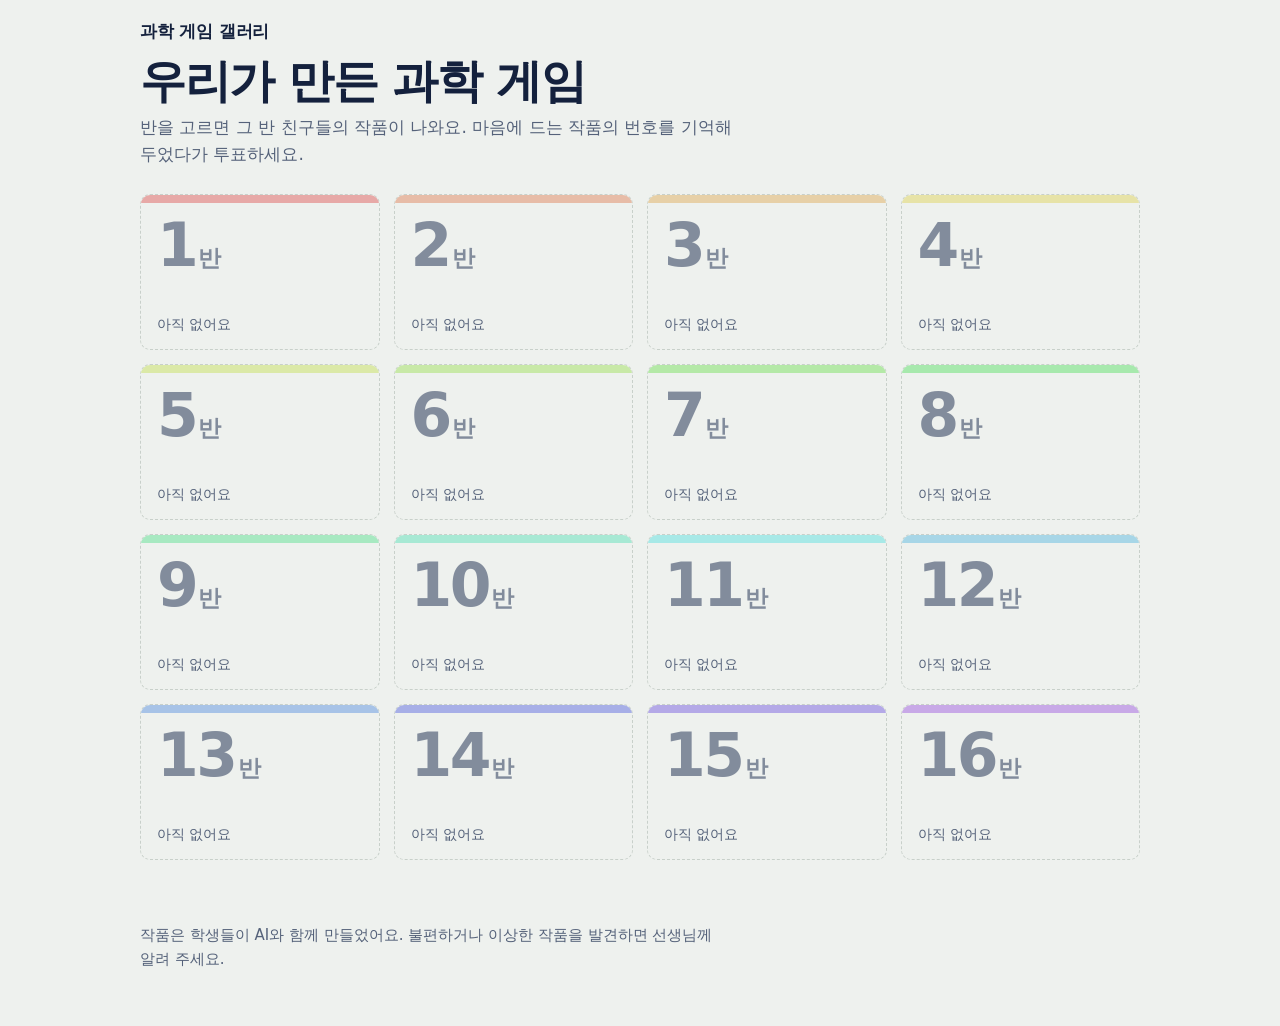
<file: site/gallery/index.html>
<!DOCTYPE html>
<html lang="ko">
<head>
<meta charset="UTF-8">
<meta name="viewport" content="width=device-width, initial-scale=1">
<meta name="robots" content="noindex">
<title>우리가 만든 과학 게임</title>
<link rel="stylesheet" href="gallery.css">
</head>
<body data-page="index">
<div class="wrap">
  <header class="top"><a class="brand" href="./">과학 게임 갤러리</a></header>
  <main>
    <h1>우리가 만든 과학 게임</h1>
    <p class="lead">반을 고르면 그 반 친구들의 작품이 나와요. 마음에 드는 작품의 번호를 기억해 두었다가 투표하세요.</p>
    <ul class="grid classes" id="classes"><li class="msg">불러오는 중이에요.</li></ul>
  </main>
  <footer>
    <p>작품은 학생들이 AI와 함께 만들었어요. 불편하거나 이상한 작품을 발견하면 선생님께 알려 주세요.</p>
    <p id="updated"></p>
  </footer>
</div>
<script src="gallery.js"></script>
</body>
</html>
</file>
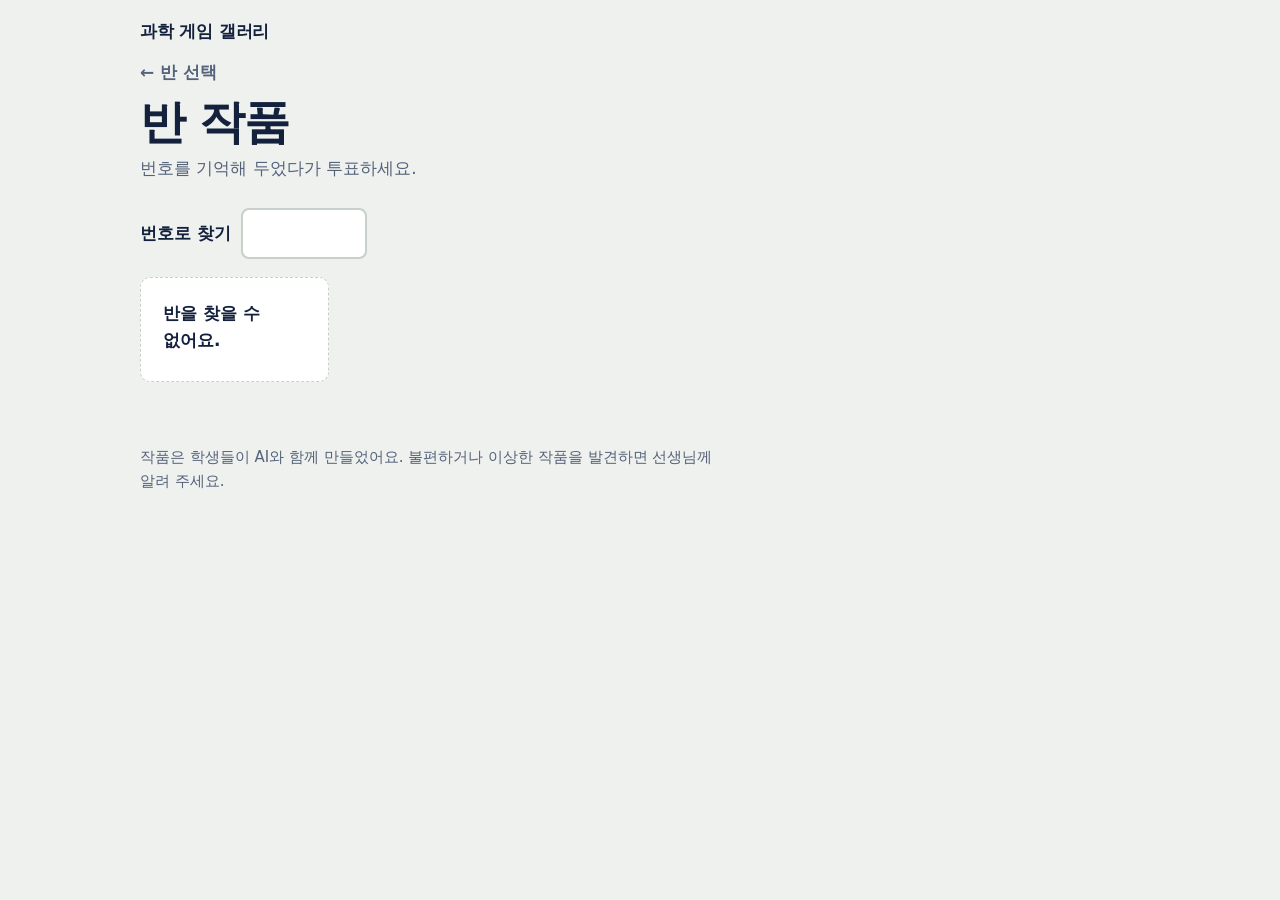
<file: site/class.html>
<!DOCTYPE html>
<html lang="ko">
<head>
<meta charset="UTF-8">
<meta name="viewport" content="width=device-width, initial-scale=1">
<meta name="robots" content="noindex">
<title>반별 작품 · 과학 게임 갤러리</title>
<link rel="stylesheet" href="gallery.css">
</head>
<body data-page="class">
<div class="wrap">
  <header class="top"><a class="brand" href="./">과학 게임 갤러리</a><br><a class="back" id="back" href="./">← 반 선택</a></header>
  <main>
    <h1 id="cname">반 작품</h1>
    <p class="lead"><span id="count"></span> 번호를 기억해 두었다가 투표하세요.</p>
    <div class="find" id="find">
      <label for="num">번호로 찾기</label>
      <input id="num" type="text" inputmode="numeric" autocomplete="off" maxlength="3">
    </div>
    <ul class="grid games" id="games"><li class="msg">불러오는 중이에요.</li></ul>
  </main>
  <footer><p>작품은 학생들이 AI와 함께 만들었어요. 불편하거나 이상한 작품을 발견하면 선생님께 알려 주세요.</p></footer>
</div>
<script src="gallery.js"></script>
</body>
</html>
</file>
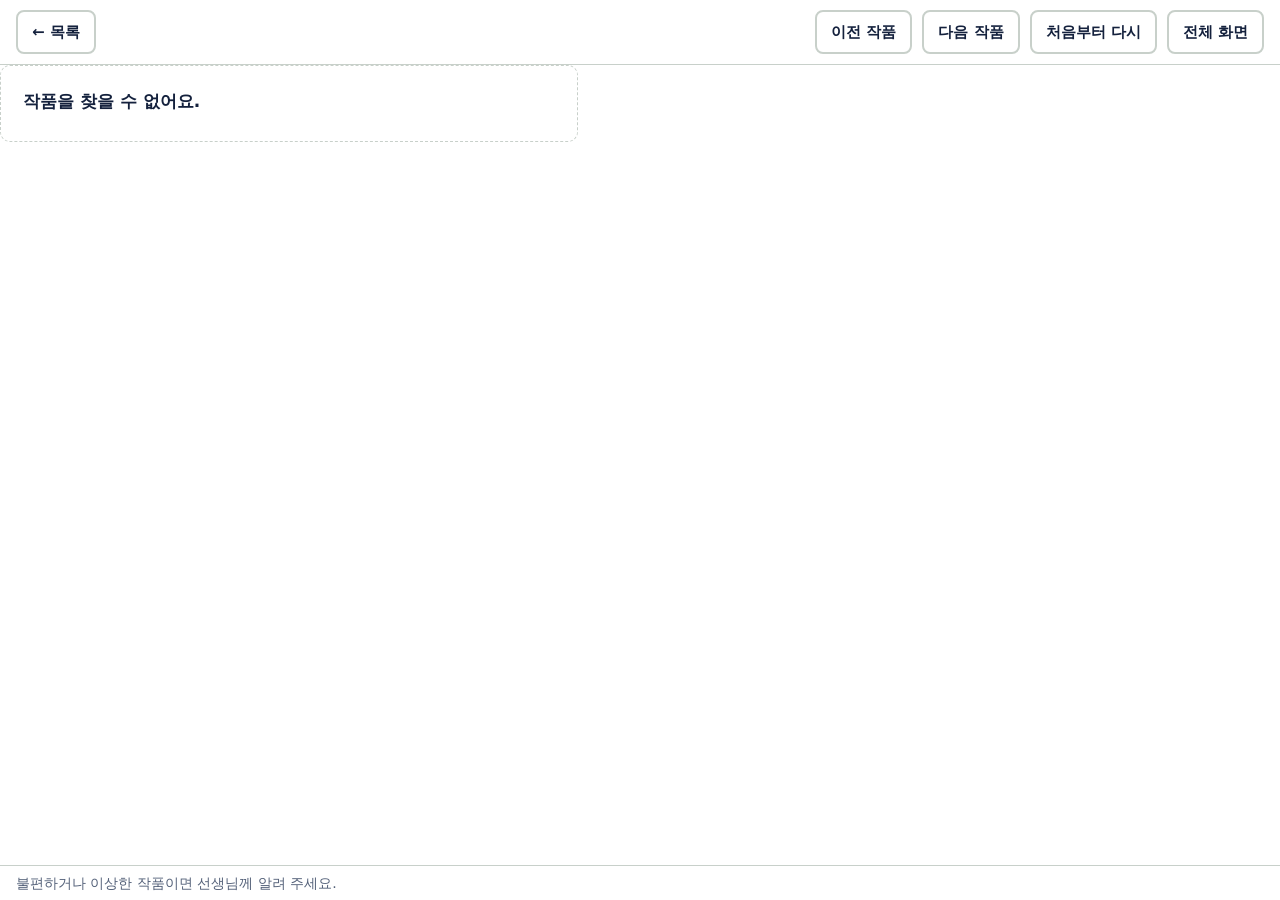
<file: site/play.html>
<!DOCTYPE html>
<html lang="ko">
<head>
<meta charset="UTF-8">
<meta name="viewport" content="width=device-width, initial-scale=1">
<meta name="robots" content="noindex">
<title>작품 · 과학 게임 갤러리</title>
<link rel="stylesheet" href="gallery.css">
</head>
<body class="play" data-page="play">
<div class="bar">
  <a class="back btn" id="back" href="./">← 목록</a>
  <div class="name"><span class="no" id="pno"></span><span class="ttl" id="ptitle"></span></div>
  <a class="btn" id="prev" aria-label="이전 작품">이전 작품</a>
  <a class="btn" id="next" aria-label="다음 작품">다음 작품</a>
  <button class="btn" id="reload" type="button">처음부터 다시</button>
  <button class="btn" id="full" type="button">전체 화면</button>
</div>
<div class="stage" id="stage"></div>
<div class="note">불편하거나 이상한 작품이면 선생님께 알려 주세요.</div>
<script src="gallery.js"></script>
</body>
</html>
</file>
<file: site/gallery/gallery.css>
/* 반별 게임 갤러리 — 만능 지시약(pH 색 띠)에서 가져온 색, 번호가 가장 큰 정보 */
:root{
  --paper:#eef1ee;--card:#ffffff;--ink:#14213d;--mut:#55627a;--line:#c8d0ca;--focus:#14213d;
  --sat:72%;--bar-l:50%;--num-l:36%;
}
@media (prefers-color-scheme:dark){
  :root{--paper:#0f1a2b;--card:#17243a;--ink:#e9eef7;--mut:#a3b0c6;--line:#2b3b57;--focus:#ffffff;--bar-l:58%;--num-l:70%}
}
*{box-sizing:border-box}
html{-webkit-text-size-adjust:100%}
body{margin:0;background:var(--paper);color:var(--ink);font-family:"Pretendard","Noto Sans KR","Apple SD Gothic Neo","Malgun Gothic",system-ui,sans-serif;font-size:17px;line-height:1.6;word-break:keep-all;overflow-wrap:break-word}
a{color:inherit}
:focus-visible{outline:3px solid var(--focus);outline-offset:3px;border-radius:6px}

.wrap{max-width:1040px;margin:0 auto;padding:0 20px}
.top{padding:18px 0 0}
.brand{font-weight:800;font-size:17px;text-decoration:none;letter-spacing:-.01em}
.back{display:inline-block;margin-top:14px;font-weight:600;color:var(--mut);text-decoration:none}
.back:hover{color:var(--ink);text-decoration:underline}

h1{margin:10px 0 6px;font-size:clamp(30px,5.2vw,46px);line-height:1.15;font-weight:800;letter-spacing:-.03em}
.lead{margin:0 0 26px;max-width:36em;color:var(--mut)}

/* 타일: 번호가 곧 투표 번호 */
.grid{display:grid;gap:14px;list-style:none;margin:0 0 40px;padding:0}
.grid.classes{grid-template-columns:repeat(2,1fr)}
.grid.games{grid-template-columns:repeat(2,minmax(0,1fr));gap:18px 14px}
@media (min-width:560px){.grid.games{grid-template-columns:repeat(3,minmax(0,1fr))}}
@media (min-width:860px){.grid.games{grid-template-columns:repeat(4,minmax(0,1fr))}}
@media (min-width:640px){.grid.classes{grid-template-columns:repeat(4,1fr)}}

.grid>li{display:flex}
.grid>li[hidden]{display:none}
.grid>li>.tile{flex:1}
.tile{position:relative;display:flex;flex-direction:column;justify-content:space-between;gap:10px;min-height:156px;padding:20px 16px 14px;background:var(--card);border:1px solid var(--line);border-radius:10px;text-decoration:none;overflow:hidden}
.tile::before{content:"";position:absolute;left:0;right:0;top:0;height:8px;background:hsl(var(--h,0) var(--sat) var(--bar-l))}
a.tile:hover{border-color:hsl(var(--h,0) var(--sat) var(--bar-l));box-shadow:0 0 0 2px hsl(var(--h,0) var(--sat) var(--bar-l))}
.no{font-size:clamp(44px,8vw,60px);font-weight:800;line-height:1;letter-spacing:-.04em;font-variant-numeric:tabular-nums;color:hsl(var(--h,0) 62% var(--num-l))}
.no small{font-size:.38em;font-weight:700;letter-spacing:0;margin-left:2px;color:var(--mut)}
.ttl{font-size:17px;font-weight:700;line-height:1.3;display:-webkit-box;-webkit-line-clamp:3;-webkit-box-orient:vertical;overflow:hidden}
.meta{font-size:14px;color:var(--mut)}
.tile.empty{background:transparent;border-style:dashed}
.tile.empty .no{color:var(--mut);opacity:.7}
.tile.empty::before{opacity:.35}

.find{display:flex;align-items:center;gap:10px;margin:0 0 18px;flex-wrap:wrap}
.find label{font-weight:600}
.find input{width:7em;padding:9px 12px;font:inherit;font-size:18px;color:var(--ink);background:var(--card);border:2px solid var(--line);border-radius:8px}
.find input:focus-visible{outline:none;border-color:var(--focus)}
.count{color:var(--mut)}
.msg{padding:22px;background:var(--card);border:1px dashed var(--line);border-radius:10px;max-width:34em}
.msg b{display:block;margin-bottom:4px}

footer{padding:8px 0 40px;color:var(--mut);font-size:15px;max-width:40em}

/* 작품 카드: 게임 첫 화면 + 작은 이름·설명 (오락실 게임 목록처럼) */
.card{display:flex;flex-direction:column;gap:7px;flex:1;min-width:0;text-decoration:none;color:inherit;border-radius:8px}
.shot{position:relative;display:block;aspect-ratio:4/3;max-width:100%;overflow:hidden;border-radius:6px;background:#111;border:1px solid var(--line)}
.shot img{display:block;width:100%;height:100%;object-fit:cover;object-position:top center}
.shot.noimg{display:flex;align-items:center;justify-content:center;padding:14px;background:hsl(var(--h,0) 55% 30%)}
.ph{color:#fff;font-weight:800;font-size:clamp(17px,2.4vw,22px);line-height:1.25;text-align:center;letter-spacing:-.02em;display:-webkit-box;-webkit-line-clamp:3;-webkit-box-orient:vertical;overflow:hidden}
.badge{position:absolute;left:6px;top:6px;min-width:30px;padding:2px 8px;border-radius:6px;background:rgba(0,0,0,.72);color:#fff;font-size:15px;font-weight:800;text-align:center;font-variant-numeric:tabular-nums;line-height:1.5}
.cap{display:flex;flex-direction:column;gap:1px;min-width:0;padding:0 2px}
.card .ttl{font-size:14px;font-weight:700;line-height:1.35;-webkit-line-clamp:1}
.desc{font-size:12.5px;line-height:1.4;color:var(--mut);display:-webkit-box;-webkit-line-clamp:2;-webkit-box-orient:vertical;overflow:hidden}
a.card:hover .shot{border-color:hsl(var(--h,0) var(--sat) var(--bar-l));box-shadow:0 0 0 2px hsl(var(--h,0) var(--sat) var(--bar-l))}
a.card:hover .ttl{text-decoration:underline}

/* 플레이 화면 */
body.play{height:100vh;height:100dvh;display:flex;flex-direction:column}
.bar{display:flex;align-items:center;gap:10px;flex-wrap:wrap;padding:10px 16px;background:var(--card);border-bottom:1px solid var(--line)}
.bar .back{margin:0}
.bar .name{flex:1 1 220px;min-width:0;display:flex;align-items:baseline;gap:10px}
.bar .name .no{font-size:30px}
.bar .name .ttl{display:block;font-size:19px;-webkit-line-clamp:1}
.btn{font:inherit;font-size:15px;font-weight:600;padding:8px 14px;color:var(--ink);background:var(--card);border:2px solid var(--line);border-radius:8px;cursor:pointer;text-decoration:none;display:inline-block}
.btn:hover{border-color:var(--ink)}
.btn[aria-disabled=true]{opacity:.4;pointer-events:none}
.stage{flex:1;min-height:0;background:#fff}
.stage iframe{display:block;width:100%;height:100%;border:0;background:#fff}
.note{padding:6px 16px;font-size:14px;color:var(--mut);background:var(--card);border-top:1px solid var(--line)}

@media (prefers-reduced-motion:no-preference){
  .tile,.shot{transition:box-shadow .12s,border-color .12s}
}

/* 앱 안에 끼워 넣었을 때: 머리글·바닥글을 숨긴다 */
.embed .top,.embed footer{display:none}
.embed .wrap{padding-top:8px;padding-bottom:8px}
.embed body,.embed{background:transparent}
</file>
<file: site/gallery.css>
/* 반별 게임 갤러리 — 만능 지시약(pH 색 띠)에서 가져온 색, 번호가 가장 큰 정보 */
:root{
  --paper:#eef1ee;--card:#ffffff;--ink:#14213d;--mut:#55627a;--line:#c8d0ca;--focus:#14213d;
  --sat:72%;--bar-l:50%;--num-l:36%;
}
@media (prefers-color-scheme:dark){
  :root{--paper:#0f1a2b;--card:#17243a;--ink:#e9eef7;--mut:#a3b0c6;--line:#2b3b57;--focus:#ffffff;--bar-l:58%;--num-l:70%}
}
*{box-sizing:border-box}
html{-webkit-text-size-adjust:100%}
body{margin:0;background:var(--paper);color:var(--ink);font-family:"Pretendard","Noto Sans KR","Apple SD Gothic Neo","Malgun Gothic",system-ui,sans-serif;font-size:17px;line-height:1.6;word-break:keep-all;overflow-wrap:break-word}
a{color:inherit}
:focus-visible{outline:3px solid var(--focus);outline-offset:3px;border-radius:6px}

.wrap{max-width:1040px;margin:0 auto;padding:0 20px}
.top{padding:18px 0 0}
.brand{font-weight:800;font-size:17px;text-decoration:none;letter-spacing:-.01em}
.back{display:inline-block;margin-top:14px;font-weight:600;color:var(--mut);text-decoration:none}
.back:hover{color:var(--ink);text-decoration:underline}

h1{margin:10px 0 6px;font-size:clamp(30px,5.2vw,46px);line-height:1.15;font-weight:800;letter-spacing:-.03em}
.lead{margin:0 0 26px;max-width:36em;color:var(--mut)}

/* 타일: 번호가 곧 투표 번호 */
.grid{display:grid;gap:14px;list-style:none;margin:0 0 40px;padding:0}
.grid.classes{grid-template-columns:repeat(2,1fr)}
.grid.games{grid-template-columns:repeat(auto-fill,minmax(168px,1fr))}
@media (min-width:640px){.grid.classes{grid-template-columns:repeat(4,1fr)}}

.grid>li{display:flex}
.grid>li[hidden]{display:none}
.grid>li>.tile{flex:1}
.tile{position:relative;display:flex;flex-direction:column;justify-content:space-between;gap:10px;min-height:156px;padding:20px 16px 14px;background:var(--card);border:1px solid var(--line);border-radius:10px;text-decoration:none;overflow:hidden}
.tile::before{content:"";position:absolute;left:0;right:0;top:0;height:8px;background:hsl(var(--h,0) var(--sat) var(--bar-l))}
a.tile:hover{border-color:hsl(var(--h,0) var(--sat) var(--bar-l));box-shadow:0 0 0 2px hsl(var(--h,0) var(--sat) var(--bar-l))}
.no{font-size:clamp(44px,8vw,60px);font-weight:800;line-height:1;letter-spacing:-.04em;font-variant-numeric:tabular-nums;color:hsl(var(--h,0) 62% var(--num-l))}
.no small{font-size:.38em;font-weight:700;letter-spacing:0;margin-left:2px;color:var(--mut)}
.ttl{font-size:17px;font-weight:700;line-height:1.3;display:-webkit-box;-webkit-line-clamp:3;-webkit-box-orient:vertical;overflow:hidden}
.meta{font-size:14px;color:var(--mut)}
.tile.empty{background:transparent;border-style:dashed}
.tile.empty .no{color:var(--mut);opacity:.7}
.tile.empty::before{opacity:.35}

.find{display:flex;align-items:center;gap:10px;margin:0 0 18px;flex-wrap:wrap}
.find label{font-weight:600}
.find input{width:7em;padding:9px 12px;font:inherit;font-size:18px;color:var(--ink);background:var(--card);border:2px solid var(--line);border-radius:8px}
.find input:focus-visible{outline:none;border-color:var(--focus)}
.count{color:var(--mut)}
.msg{padding:22px;background:var(--card);border:1px dashed var(--line);border-radius:10px;max-width:34em}
.msg b{display:block;margin-bottom:4px}

footer{padding:8px 0 40px;color:var(--mut);font-size:15px;max-width:40em}

/* 플레이 화면 */
body.play{height:100vh;height:100dvh;display:flex;flex-direction:column}
.bar{display:flex;align-items:center;gap:10px;flex-wrap:wrap;padding:10px 16px;background:var(--card);border-bottom:1px solid var(--line)}
.bar .back{margin:0}
.bar .name{flex:1 1 220px;min-width:0;display:flex;align-items:baseline;gap:10px}
.bar .name .no{font-size:30px}
.bar .name .ttl{display:block;font-size:19px;-webkit-line-clamp:1}
.btn{font:inherit;font-size:15px;font-weight:600;padding:8px 14px;color:var(--ink);background:var(--card);border:2px solid var(--line);border-radius:8px;cursor:pointer;text-decoration:none;display:inline-block}
.btn:hover{border-color:var(--ink)}
.btn[aria-disabled=true]{opacity:.4;pointer-events:none}
.stage{flex:1;min-height:0;background:#fff}
.stage iframe{display:block;width:100%;height:100%;border:0;background:#fff}
.note{padding:6px 16px;font-size:14px;color:var(--mut);background:var(--card);border-top:1px solid var(--line)}

@media (prefers-reduced-motion:no-preference){
  .tile{transition:box-shadow .12s,border-color .12s}
}
</file>
